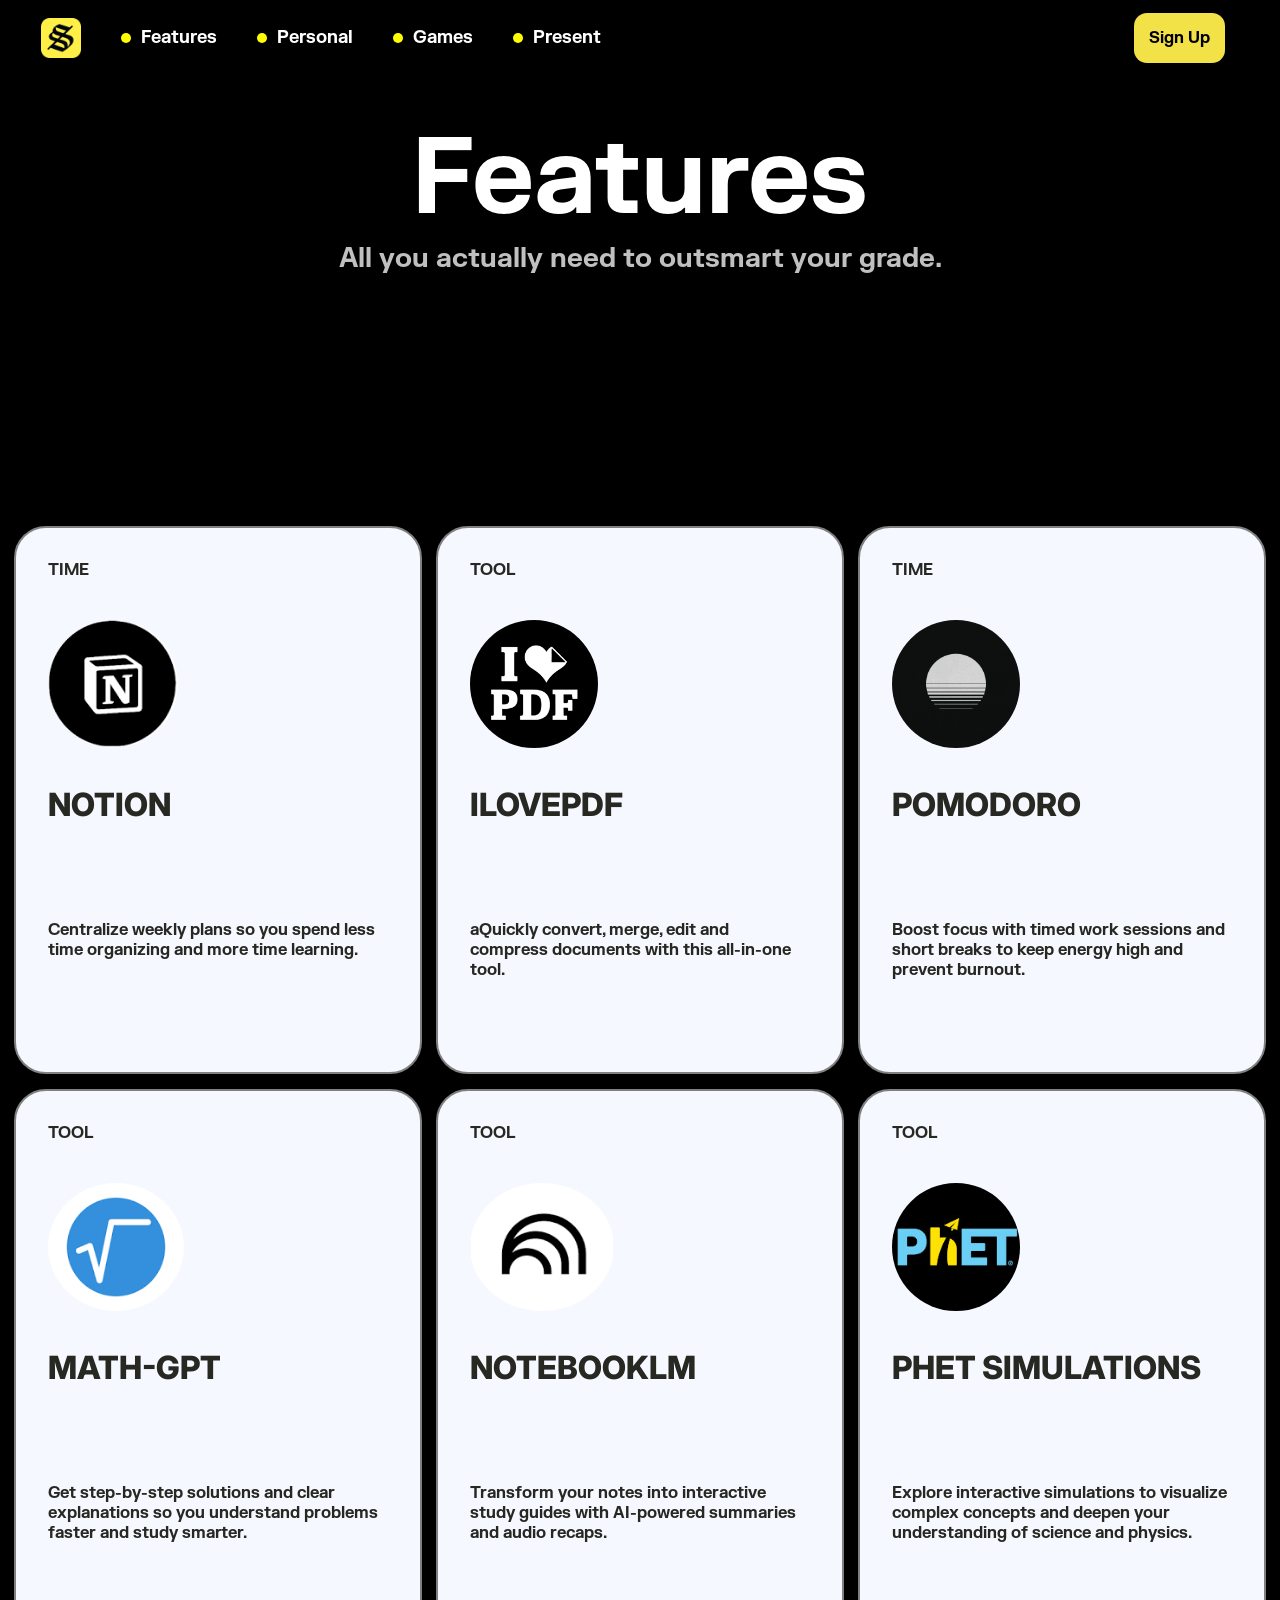
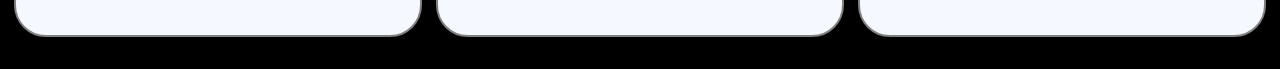
<file: features.html>
<!DOCTYPE html>
<html lang="en">
<head>
    <meta charset="UTF-8">
    <meta name="viewport" content="width=device-width, initial-scale=1.0">
    <!-- <link rel="stylesheet" href="features.css"> -->
    <link rel="stylesheet" href="styles.css">
    <link rel="icon" href="img/studysmart-svg.svg" type="image/svg+xml">
        <link rel="preconnect" href="https://fonts.googleapis.com">
    <link rel="preconnect" href="https://fonts.gstatic.com" crossorigin>
    <link href="https://fonts.googleapis.com/css2?family=Inter:ital,opsz,wght@0,14..32,100..900;1,14..32,100..900&display=swap" rel="stylesheet">
    <title>Features</title>
</head>
<body>
    <nav id ="navbar" class="navbar">
        <div class="logo">Sign Up</div>
        <div class="menu">
            <a class="logo-left" aria-hidden="true" href="index.html" data-ignore>
                <img src="./img/studysmart-logo.png">
            </a>
        
            <div><a href="features.html">Features</a></div>
            <div><a href="personal.html">Personal</a></div>
            <div><a href="games.html">Games</a></div>
            <div><a href="present.html">Present</a></div>
            
        </div>
        
    </nav>

    <main>
        <div class="features-top">
            <h3 class="features-hl">Features</h3>
            <p class="features-ptext"> All you actually need to outsmart your grade. </p>
        </div>
        <div class="features-main">
            <div class="features-card">
                <div class="line-1">TIME</div>
                <a class="line-2" href="https://slow-bead-8c4.notion.site/Agenda-hebdomadaire-2c7d4fdb746a80a18d4ce29fe0c6a60b?pvs=143" target="_blank"><img src="./img/notion-rounded-logo.png" alt="notion"></a>
                <div class="line-3"><a href="https://slow-bead-8c4.notion.site/Agenda-hebdomadaire-2c7d4fdb746a80a18d4ce29fe0c6a60b?pvs=143" target="_blank">NOTION</a></div>
                <div class="line-4">Centralize weekly plans so you spend less time organizing and more time learning.</div>
            </div>
            <div class="features-card">
                <div class="line-1">TOOL</div>
                <a class="line-2" href="https://www.ilovepdf.com/" target="_blank"><img src="./img/ilovepdf-logo.png" alt="notion"></a>
                <div class="line-3"><a href="https://www.ilovepdf.com/" target="_blank">ILOVEPDF</a></div>
                <div class="line-4">aQuickly convert, merge, edit and compress documents with this all-in-one tool.</div>
            </div>
            <div class="features-card">
                <div class="line-1">TIME</div>
                <a class="line-2" href="https://pomofocus.io/" target="_blank"><img src="./img/pomodoro-logo.jpeg" alt=""></a>
                <div class="line-3"><a href="https://pomofocus.io/" target="_blank">POMODORO</a></div>
                <div class="line-4">Boost focus with timed work sessions and short breaks to keep energy high and prevent burnout.</div>
            </div>
            <div class="features-card">
                <div class="line-1">TOOL</div>
                <a class="line-2" href="https://math-gpt.org/" target="_blank"><img src="img/math-gpt-logo.png" alt=""></a>
                <div class="line-3"><a href="https://math-gpt.org/" target="_blank">MATH-GPT</a></div>
                <div class="line-4">Get step-by-step solutions and clear explanations so you understand problems faster and study smarter.</div>
            </div>
            <div class="features-card">
                <div class="line-1">TOOL</div>
                <a class="line-2" href="https://notebooklm.google" target="_blank"><img src="img/notebooklm-logo-01.png" alt=""></a>
                <div class="line-3"><a href="https://notebooklm.google" target="_blank">NOTEBOOKLM</a></div>
                <div class="line-4">Transform your notes into interactive study guides with AI-powered summaries and audio recaps.</div>
            </div>
            <div class="features-card">
                <div class="line-1">TOOL</div>
                <a class="line-2" href="https://phet.colorado.edu/" target="_blank"><img src="img/phet-logo.jpg" alt=""></a>
                <div class="line-3"><a href="https://phet.colorado.edu/" target="_blank">PHET SIMULATIONS</a></div>
                <div class="line-4">Explore interactive simulations to visualize complex concepts and deepen your understanding of science and physics.</div>
            </div>
        </div>
    </main>
</body>

</html>
</file>
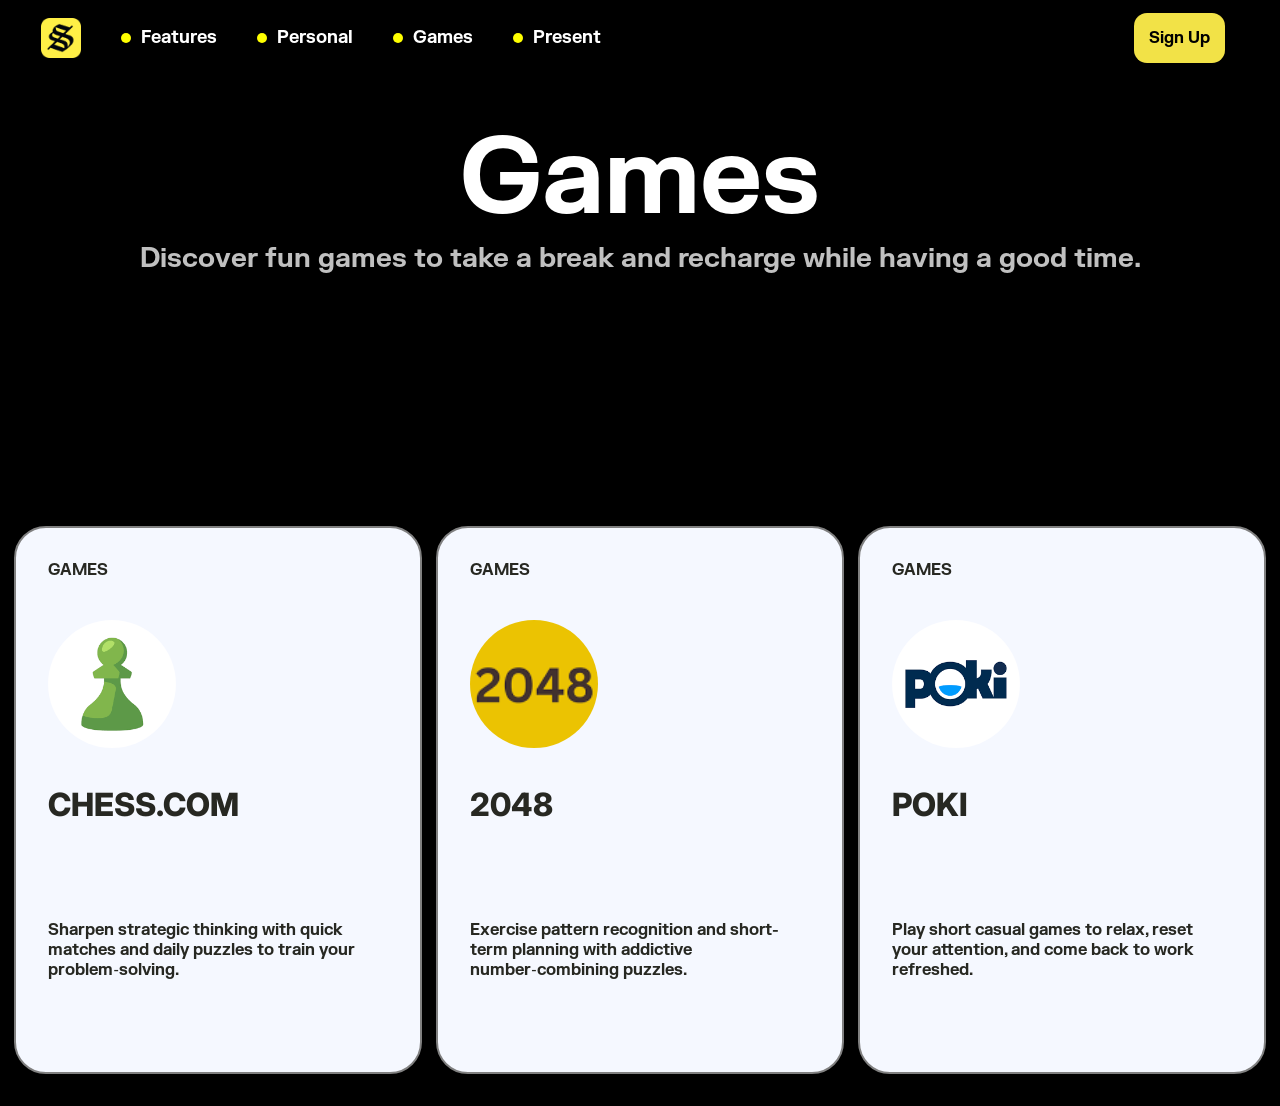
<file: games.html>
<!DOCTYPE html>
<html lang="en">
<head>
    <meta charset="UTF-8">
    <meta name="viewport" content="width=device-width, initial-scale=1.0">
    <!-- <link rel="stylesheet" href="features.css"> -->
    <link rel="stylesheet" href="styles.css">
    <link rel="icon" href="img/studysmart-svg.svg" type="image/svg+xml">
        <link rel="preconnect" href="https://fonts.googleapis.com">
    <link rel="preconnect" href="https://fonts.gstatic.com" crossorigin>
    <link href="https://fonts.googleapis.com/css2?family=Inter:ital,opsz,wght@0,14..32,100..900;1,14..32,100..900&display=swap" rel="stylesheet">
<link rel="preconnect" href="https://fonts.googleapis.com">
<link rel="preconnect" href="https://fonts.gstatic.com" crossorigin>
<link href="https://fonts.googleapis.com/css2?family=Zen+Dots&display=swap" rel="stylesheet">
    <title>Games</title>
</head>
<body>
    <nav id ="navbar" class="navbar">
        <div class="logo">Sign Up</div>
        <div class="menu">
            <a class="logo-left" aria-hidden="true" href="index.html" data-ignore>
                <img src="./img/studysmart-logo.png">
            </a>
        
            <div><a href="features.html">Features</a></div>
            <div><a href="personal.html">Personal</a></div>
            <div><a href="games.html">Games</a></div>
            <div><a href="present.html">Present</a></div>
            
        </div>
        
    </nav>

    <main>
        <div class="games-top">
            <h3 class="games-hl">Games</h3>
            <p class="features-ptext">Discover fun games to take a break and recharge while having a good time.</p>
        </div>
        <div class="features-main">
            <div class="features-card">
                <div class="line-1">GAMES</div>
                <a class="line-2" href="https://www.chess.com/" target="_blank"><img src="./img/chess-logo.png" alt="chess.com"></a>
                <div class="line-3"><a href="https://www.chess.com/" target="_blank">CHESS.COM</a></div>
                <div class="line-4">Sharpen strategic thinking with quick matches and daily puzzles to train your problem‑solving.</div>
            </div>
            <div class="features-card">
                <div class="line-1">GAMES</div>
                <a class="line-2" href="https://play2048.co/" target="_blank"><img src="./img/2048-logo.png" alt="2048"></a>
                <div class="line-3"><a href="https://play2048.co/" target="_blank">2048</a></div>
                <div class="line-4">Exercise pattern recognition and short-term planning with addictive number‑combining puzzles.</div>
            </div>
            <div class="features-card">
                <div class="line-1">GAMES</div>
                <a class="line-2" href="https://poki.com/fr" target="_blank"><img src="./img/poki-logo.png" alt=""></a>
                <div class="line-3"><a href="https://poki.com/fr" target="_blank">POKI</a></div>
                <div class="line-4">Play short casual games to relax, reset your attention, and come back to work refreshed.</div>
            </div>

        </div>
    </main>
    <script src="script.js"></script>
</body>

</html>
</file>
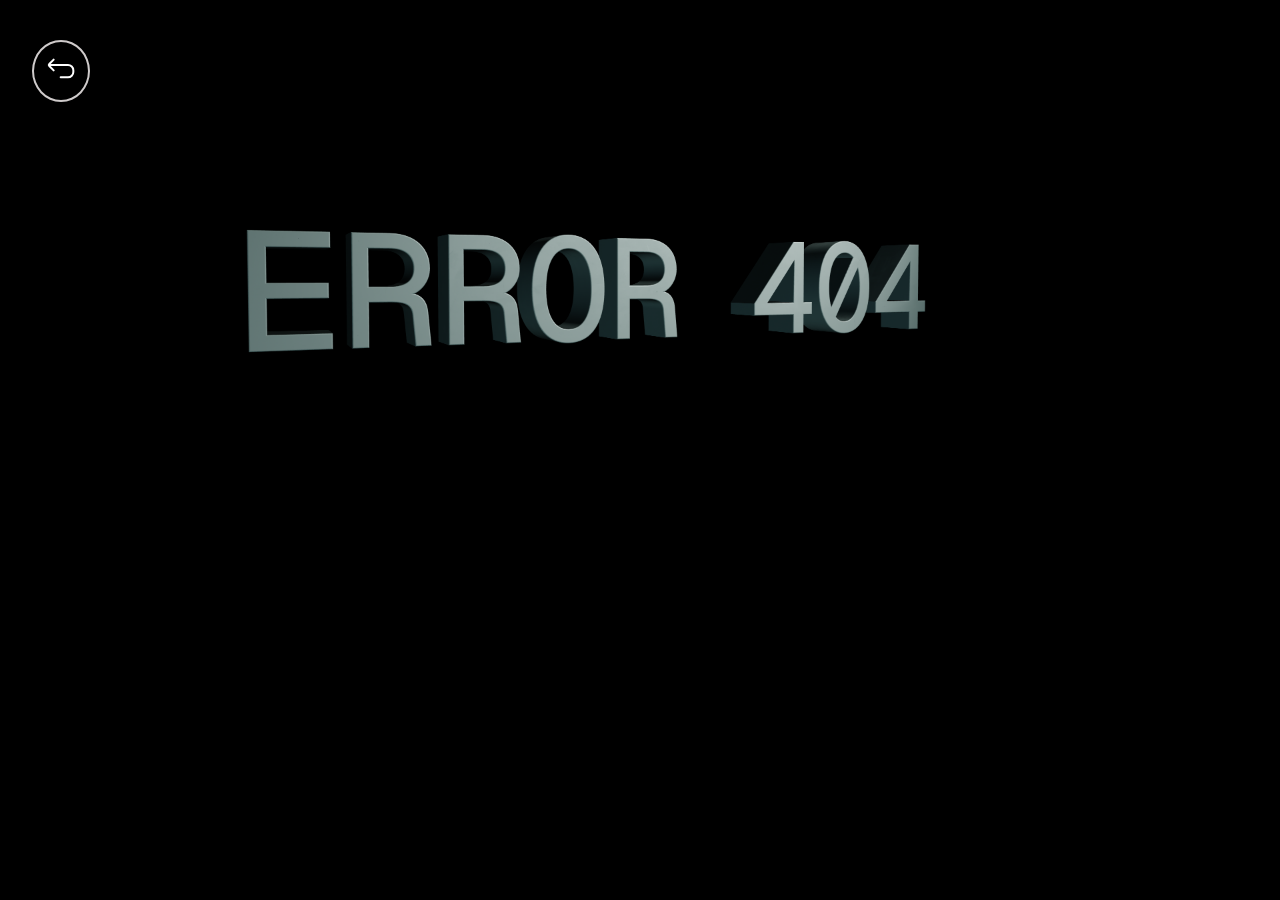
<file: personal.html>
<!DOCTYPE html>
<html lang="en">
<head>
    <meta charset="UTF-8">
    <meta name="viewport" content="width=device-width, initial-scale=1.0">
    <link rel="stylesheet" href="personal.css">
    <title>Personal</title>
</head>
<body>
    
        <a class="svg" href="index.html">
            <div class="back">
                <svg xmlns="http://www.w3.org/2000/svg" viewBox="0 0 24 24" fill="none" width = "2rem">
                <path d="M6.49985 5L3.20696 8.29289C2.81643 8.68342 2.81643 9.31658 3.20696 9.70711L6.49985 13M3.99985 9H17.2498C19.459 9 21.2498 10.7909 21.2498 13V14.25C21.2498 16.4591 19.459 18.25 17.2498 18.25H11.7498" stroke="white" stroke-width="1.5" stroke-linecap="round" stroke-linejoin="round"/>
                </svg>
            </div>

        </a>
    <div class="error">
            <img src="./img/error-404.png" alt="">
    </div>
</body>
</html>
</file>
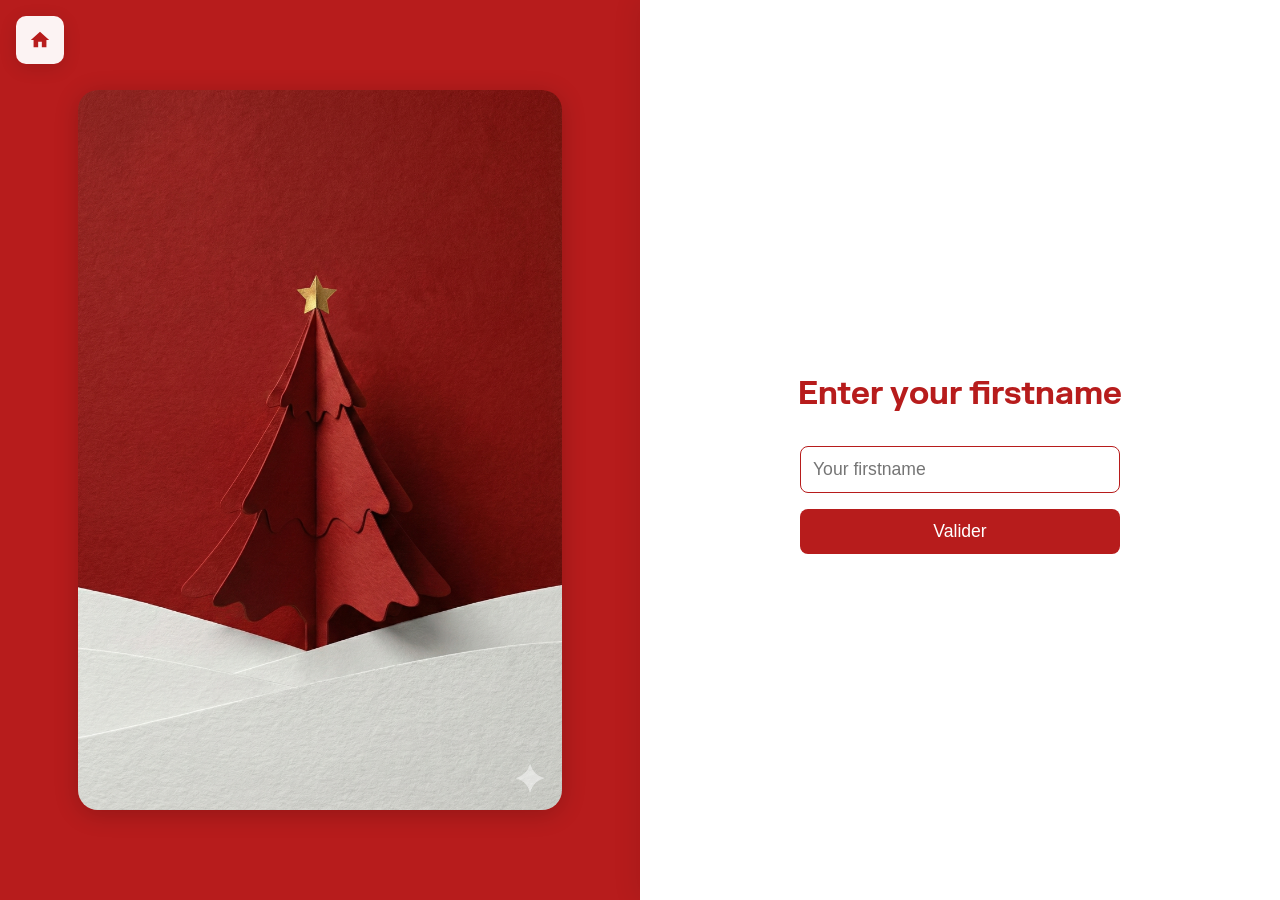
<file: present.html>
<!DOCTYPE html>
<html lang="fr">
<head>
	<meta charset="UTF-8">
	<meta name="viewport" content="width=device-width, initial-scale=1.0">
	<title>Christmas wishes</title>
	<link rel="stylesheet" href="present.css">
</head>
<body>
	<a href="index.html" class="home-btn" aria-label="Retour à l'accueil" title="Accueil">
		<svg viewBox="0 0 24 24" xmlns="http://www.w3.org/2000/svg" aria-hidden="true" focusable="false">
			<path d="M10 20v-6h4v6h5v-8h3L12 3 2 12h3v8z"/>
		</svg>
	</a>
	<div class="container" id="main-container">
		<div class="left">
			<img src="img/sapin.png" alt="Sapin de Noël" class="sapin-img">
		</div>
		<div class="right" id="form-section">
			<h2>Enter your firstname</h2>
			<form id="name-form">
				<input type="text" id="username" name="username" placeholder="Your firstname" required>
				<button type="submit">Valider</button>
			</form>
		</div>
	</div>
	<script src="scripts/personal.js"></script>
</body>
</html>
</file>
<file: styles.css>
body {
    margin: 0;
    background-color: black;
    font-family: 'FK Grotesk', sans-serif;
    padding-top: 5rem;
    padding-bottom: 2rem;
}

.navbar {
    background-color: black;
    color: white;
    height: 4.69rem;
    width: 100%;
    position: fixed;
    top: 0;
    display: flex;
    flex-direction: row-reverse;
    align-items: center;
    justify-content: space-between;
    padding: 0 25px;
    box-sizing: border-box;
    border-bottom-left-radius: 1.2rem;
    border-bottom-right-radius: 1.2rem;
    transition: transform 0.1s ease-in-out; 
    z-index: 1000;
}

.navbar.navbar-hidden {
    transform: translateY(-100%);
    box-shadow: none;
}

.menu {
    align-items: center;
    align-content: center;
    list-style: none;
    display: flex;
    gap: 40px;
}

.menu a {
    align-items: center;
    align-content: center;
    color: white;
    text-decoration: none;
    font-size: 1.1rem;
    font-family: 'FK Grotesk', sans-serif;
    display: flex;
    align-items: center;
    vertical-align: middle;
    gap: 10px;
}

.menu a:hover{
    color: grey;
}

.menu a:not([data-ignore])::before {
  content: '';
  width: 10px;
  height: 10px;
  background-color: yellow;
  border-radius: 50%;
}


.logo-left {
    display: flex;
    align-items: center;
    justify-content: center;
    margin-right: auto;
    background: none;
    padding: 0;
}



.logo-left img {
    margin-left: 1rem;
    width: 40px;
    height: 40px;
    display: block;
}

.logo {
    background-color: #F2E247;
    padding: 15px;
    border-radius: 13px;
    margin-right: 30px;
    color: black;
}

.hero-section {
    display:flex;
    flex-direction: column;
    height: 32rem;
    background-color: #F4F8FF;
    border-radius: 3rem;
    margin-left: 0.9rem;
    margin-right: 0.9rem;
    padding-bottom: 5rem;
}

.h01 {
    transform: scaleY(1.25);
    font-size:120px ;
    font-weight:400;
    text-align: center;
    /* font-family: 'Mageline'; */
    margin-bottom: -0.5rem;
    letter-spacing: -0.04em;

}

.h01-bottom {
    color: rgb(59, 59, 59);
    text-align: center;
    font-size: 32px;
    font-family: 'InstrumentSerif';
}


.repeat {
    display: flex;
    margin-top: 3rem;
    position: relative;
    height: 50px;
    padding: 0 30px;
    align-self:center;
    width: 100px;
    border: 2px solid #000;
    background: #e8e8e8;
    user-select: none;
    white-space: nowrap;
    transition: all .05s linear;
    font-family: inherit;
    cursor: pointer;
    text-decoration: none;
    text-align: center;
    justify-content: center;
    align-items: center;
    vertical-align: middle;
}

.start-now-alink{
    text-decoration: none;
}

.repeat:before, .repeat:after {
    content: "";
    position: absolute;
    background: #e8e8e8;
    transition: all .2s linear;
}
.repeat:before {
    width: calc(100% + 6px);
    height: calc(100% - 16px);
    top: 8px;
    left: -3px;
}

.repeat:after {
    width: calc(100% - 16px);
    height: calc(100% + 6px);
    top: -3px;
    left: 8px;
}

a:hover {
    cursor:pointer;
}

a:active {
    transform: scale(0.95);
}

button:hover {
    cursor:pointer;
}

button:active {
    transform: scale(0.95);
}

.repeat:hover:before {
    height: calc(100% - 32px);
    top: 16px;
}

.repeat:hover:after {
    width: calc(100% - 32px);
    left: 16px;
}

.repeat span {
    color: #000;
    font-size: 15px;
    font-weight: 600;
    z-index: 3;
    position: relative;
}

.quote-01 {
    display: flex;
    color: white;
    flex-direction: column;
    background-color: #13161B;
    border-radius: 3rem;
    height: 25rem;
    text-wrap:unset;
    margin-top: 1rem;
    margin-left: 0.9rem;
    margin-right: 0.9rem;   
    text-wrap: wrap;
    text-align: center;
    justify-content: center;
    line-height: 1.3;
    font-size: 4em;
    font-family: 'InstrumentSerif', serif;
    
}

.Locked-in-01{

    margin-top: 3rem;
    margin-bottom: 20rem;
    color: white;
    font-size: 6.3rem;
    text-align: center;
    letter-spacing: -0.01em;

}

.Locked-in{
    margin-top: 12rem;
    margin-bottom: 12rem;
    color: white;
    font-size: 6.3rem;
    text-align: center;
    letter-spacing: -0.01em;
}

.locked-in-svg {
    margin-top: 12rem;
    display: flex;
    justify-content: center;
    align-items: center;
}



.highlights{
    display: grid;
    grid-template-columns: 1fr 1fr;
    gap: 1rem;
    padding: 1rem;
}


.first-01, .second-01, .first-02, .second-02 {
    height: 39rem;
    border-radius: 2rem;
    overflow: hidden; 
    display: flex; 
    flex-direction: column;
    justify-content:flex-start;
}


.first-01 {
    background-color: #F4F8FF;
    padding-top: 1rem;
    padding-left: 3.25rem;
    padding-right: 3.25rem;
    padding-bottom: 3.25rem;
    box-sizing: border-box; 
}


.second-01 {
    background-color: #04361f;
    align-items: center;
    justify-content: center;
}


.first-02 {
    background-color: #200668;
    align-items: center;
    justify-content: center;
}


.second-02 {
    background-color: #F4F8FF;
    padding-top: 1rem;
    padding-left: 3.25rem;
    padding-right: 3.25rem;
    padding-bottom: 3.25rem;
    box-sizing: border-box;
}



.card-content h3 {
    font-family: 'FK Grotesk', sans-serif;
    font-size: 4.7rem;
    font-weight: 700;
    line-height: 1.1;
    margin-top: 2rem;
    color: black;
    text-wrap: wrap;
 
}

.card-content p {
    font-size: 1.2rem;
    line-height: 1.5;
    color:rgb(78, 78, 78);
    margin-top: 12rem;
    margin-bottom: 2rem;
    max-width: 95%;
    justify-content: center;
}

.card-content a {
    align-self: center;
    margin-top: 0;
}

.self-better {
    font-size: medium;
    display: flex;
    flex-direction: column;
    padding: 2rem;
    background-color: #13161B;
    font-size: 2.5rem;
    line-height: 1.5;
    color:white;
    border-radius: 2rem;
    font-family: 'InstrumentSerif';
    margin: 1.3rem;
    margin-top: 0;
    justify-content: center;
}

.personal-button {
    display: flex;
    width: 12rem;
    height: auto;
    justify-self: center;
    padding: 1rem;
    vertical-align: middle;
    margin-top: 3rem;
    justify-content: center;
    align-self: center;
    border-radius: 2rem;
    color: black;
    text-decoration: none;
    font-size: medium;
    font-weight: bold;
    background-color: white;
    border: none;
    font-family: 'FK Grotesk';
    
}

.footer {
    display: grid;
    grid-template-columns: 1fr 1fr;
    gap: 1rem;
    height: 55rem;
    margin: 0.9rem;
    margin-bottom: 0;
}

.footer-hl{
    padding-top: 1rem;
    padding-left: 5rem;
    padding-right:5rem ;
    display: flex;
    flex-direction: column;
    border-radius: 2rem;
    background-color: #13161B;
    align-items: center;
    /* align-content: center; */
}

.footer-hl p {

    color: white;
    font-family: 'Inter';
    font-size: 1.3rem;
}

.footer-hl div {
    text-align: center;
    margin-top: 3rem;
    color: white;
    font-size: 2.85rem;
    margin-bottom: 8rem;
}

.footer-links{
    display: flex;
    flex-direction: column;
    border-radius: 2rem;
    padding: 5rem;
    background-color: #13161B;
    justify-content: space-between;
    padding-bottom: 25rem;
    text-decoration: none;
}

.footer-links li  {
    list-style: none;
    font-size: 1.5rem;
    text-align: end;
    text-decoration: none;
    color: white;
}

.footer-links li a {
        display: flex;
        align-items: center; /* vertically center text within the link */
        justify-content: flex-end; /* keep text aligned to the end (right) */
        text-decoration: none;
        color: white;
        position: relative;
        padding: 0.5rem 0; /* vertical spacing inside each link */
}

.footer-links li + li {
    border-top: 1px solid rgba(255, 255, 255, 0.26); /* separator between items */
    margin-top: 0.5rem; /* small gap above the item so the line isn't flush */
    padding-top: 0.5rem; /* space between line and text */
}



.features-hl {
    padding: 0;
    margin-top: 2rem;
    font-size: 6.6rem;
    justify-content: center;
    align-self: center;
    color: white;

}

.features-top{
    padding: 0;
    display: flex;
    flex-direction: column;
    align-items: center;
    justify-content: center;
    align-content: center;
    margin-bottom: 0;
}

.features-ptext {
    margin-top: -7rem;
    color: rgba(255, 255, 255, 0.753);
    font-size: 1.68rem;
    font-weight:lighter;
}

.features-main {
    margin-top: 14rem;
    display: grid;
    grid-template-columns: repeat(3, 1fr);
    margin-left: 0.9rem;
    border-radius: 2rem;
    margin-right: 0.9rem;
    gap: 0.9rem;
    padding: 0;
}

.features-card {
    display: flex;
    flex-direction: column;
    border-radius: 2rem;
    height: 30rem ;
    border: solid grey 2px;
    background-color: #F5F8FF;
    padding: 2rem;

}

.features-card .line-1 {
    color: #272822;
    margin-bottom: 2.5rem;

}

.features-card .line-2{
    margin-bottom: 2rem;
}

.line-2 img {
    border-radius: 50%;
    height: 8rem;
}

.line-3 a {
    font-family: 'Inter';
    font-size: 2rem;
    font-weight: 800;
    color: #272822;
    text-decoration: none;
}

.line-4 {
    color: #272822;
    margin-top: 6rem;
    /* font-si
    ze: larger; */
}

.games-hl{
    padding: 0;
    margin-top: 2rem;
    font-size: 6.6rem;
    justify-content: center;
    align-self: center;
    color: white;
    /* transform: scaleX(1.2); */
    /* font-family: 'InstrumentSerif'; */
}

.games-top {
        padding: 0;
    display: flex;
    flex-direction: column;
    align-items: center;
    justify-content: center;
    align-content: center;
    margin-bottom: 0;
}


@media (max-width: 1024px) {
    .highlights {
        grid-template-columns: 1fr;
    }
    .first-01, .second-01, .first-02, .second-02 {
        justify-content: center;
        align-items: center;
        height: auto;
        align-content: center;
        min-height: 35rem;
    }
}

@font-face {
    font-family: 'FK Grotesk';
    src: url(./Fonts/FKGrotesk-Bold.woff2);
}

@font-face {
    font-family: 'InstrumentSerif';
    src: url(./Fonts/InstrumentSerif-Regular.ttf);
}

@font-face {
    font-family: 'Mageline';
    src: url(./Fonts/mageline.otf);
}
</file>
<file: personal.css>
body{
    /* overflow: hidden; */
    margin: 0;
    background-color: rgb(0, 0, 0);
}

.error img {
    width: 80rem;
}

.error{
    margin-top: -6rem;
    display: flex;
    flex-direction: column;
    align-items: center;
    justify-content: center;
    align-content: center;
}

.svg{
    display: flex;
    cursor: pointer;
    align-items: start;
    align-content: start;
}

.back{
    margin-left: 2rem;
    margin-top: 2.5rem;
    padding: 0.7rem;
    border: solid 2px rgb(207, 203, 203);
    border-radius: 50%;
    z-index: 2;
    transition: transform 0.14s ease, box-shadow 0.14s ease;
    transform-origin: center;
}

.back:hover{
    cursor: pointer;
    transform: scale(1.06);
    box-shadow: 0 8px 20px rgba(0,0,0,0.25);
}

.svg:hover{
    cursor: pointer;
}

/* Click (active) feedback: slightly shrink to simulate press */
.back:active{
    transform: scale(0.96);
    box-shadow: 0 4px 10px rgba(0,0,0,0.18);
    transition: transform 0.06s ease;
}
</file>
<file: present.css>
body {
	margin: 0;
	padding: 0;
	font-family: 'Segoe UI', Arial, sans-serif;
	background: #b71c1c;
	min-height: 100vh;
}

/* Home button (top-left) */
.home-btn {
	position: fixed;
	top: 16px;
	left: 16px;
	width: 48px;
	height: 48px;
	display: inline-flex;
	align-items: center;
	justify-content: center;
	background: rgba(255,255,255,0.95);
	color: #b71c1c;
	border-radius: 10px;
	box-shadow: 0 4px 18px rgba(0,0,0,0.12);
	text-decoration: none;
	z-index: 1000;
	transition: transform 0.12s ease, background 0.12s ease;
}
.home-btn svg {
	width: 22px;
	height: 22px;
	fill: currentColor;
}
.home-btn:hover {
	transform: translateY(-2px);
	background: #fff;
}
.home-btn:focus-visible {
	outline: 3px solid rgba(183,28,28,0.18);
	outline-offset: 3px;
}

.container {
	display: flex;
	height: 100vh;
}

.left {
	flex: 1;
	display: flex;
	align-items: center;
	justify-content: center;
	background: #b71c1c;
}

.sapin-img {
	max-width: 80%;
	max-height: 80vh;
	border-radius: 20px;
	box-shadow: 0 4px 24px rgba(0,0,0,0.2);
}

.right {
	flex: 1;
	display: flex;
	flex-direction: column;
	align-items: center;
	justify-content: center;
    font-family: 'FK Grotesk';

	background: #fff;
	/* border-top-left-radius: 40px;
	border-bottom-left-radius: 40px; */
	box-shadow: -4px 0 24px rgba(0,0,0,0.08);
}



.right h2 {
    font-size: 2rem;
	color: #b71c1c;
	margin-bottom: 2rem;
}

#name-form {
	display: flex;
	flex-direction: column;
	gap: 16px;
	width: 80%;
	max-width: 320px;
}

#username {
	padding: 12px;
	border: 1px solid #b71c1c;
	border-radius: 8px;
	font-size: 1.1em;
}

button[type="submit"] {
	padding: 12px;
	background: #b71c1c;
	color: #fff;
	border: none;
	border-radius: 8px;
	font-size: 1.1em;
	cursor: pointer;
	transition: background 0.2s;
}
button[type="submit"]:hover {
	background: #a31515;
}

.wish-section {
	width: 100vw;
	height: 100vh;
	display: flex;
	flex-direction: column;
	align-items: center;
	justify-content: center;
	background: rgb(218, 216, 216);
	font-family: 'InstrumentSerif';
	/* border-radius: 40px; */
}
.wish-section h1 {
	color: #b71c1c;
	font-size: 3em;
	margin-bottom: 16px;
}
.wish-section .username {
	font-weight: bold;
	color: #388e3c;
}
.wish-section p {
	font-size: 1.8em;
	color: #444;
}

@font-face {
    font-family: 'InstrumentSerif';
    src: url(./Fonts/InstrumentSerif-Regular.ttf);
}

@font-face {
    font-family: 'FK Grotesk';
    src: url(./Fonts/FKGrotesk-Bold.woff2);
}
</file>
